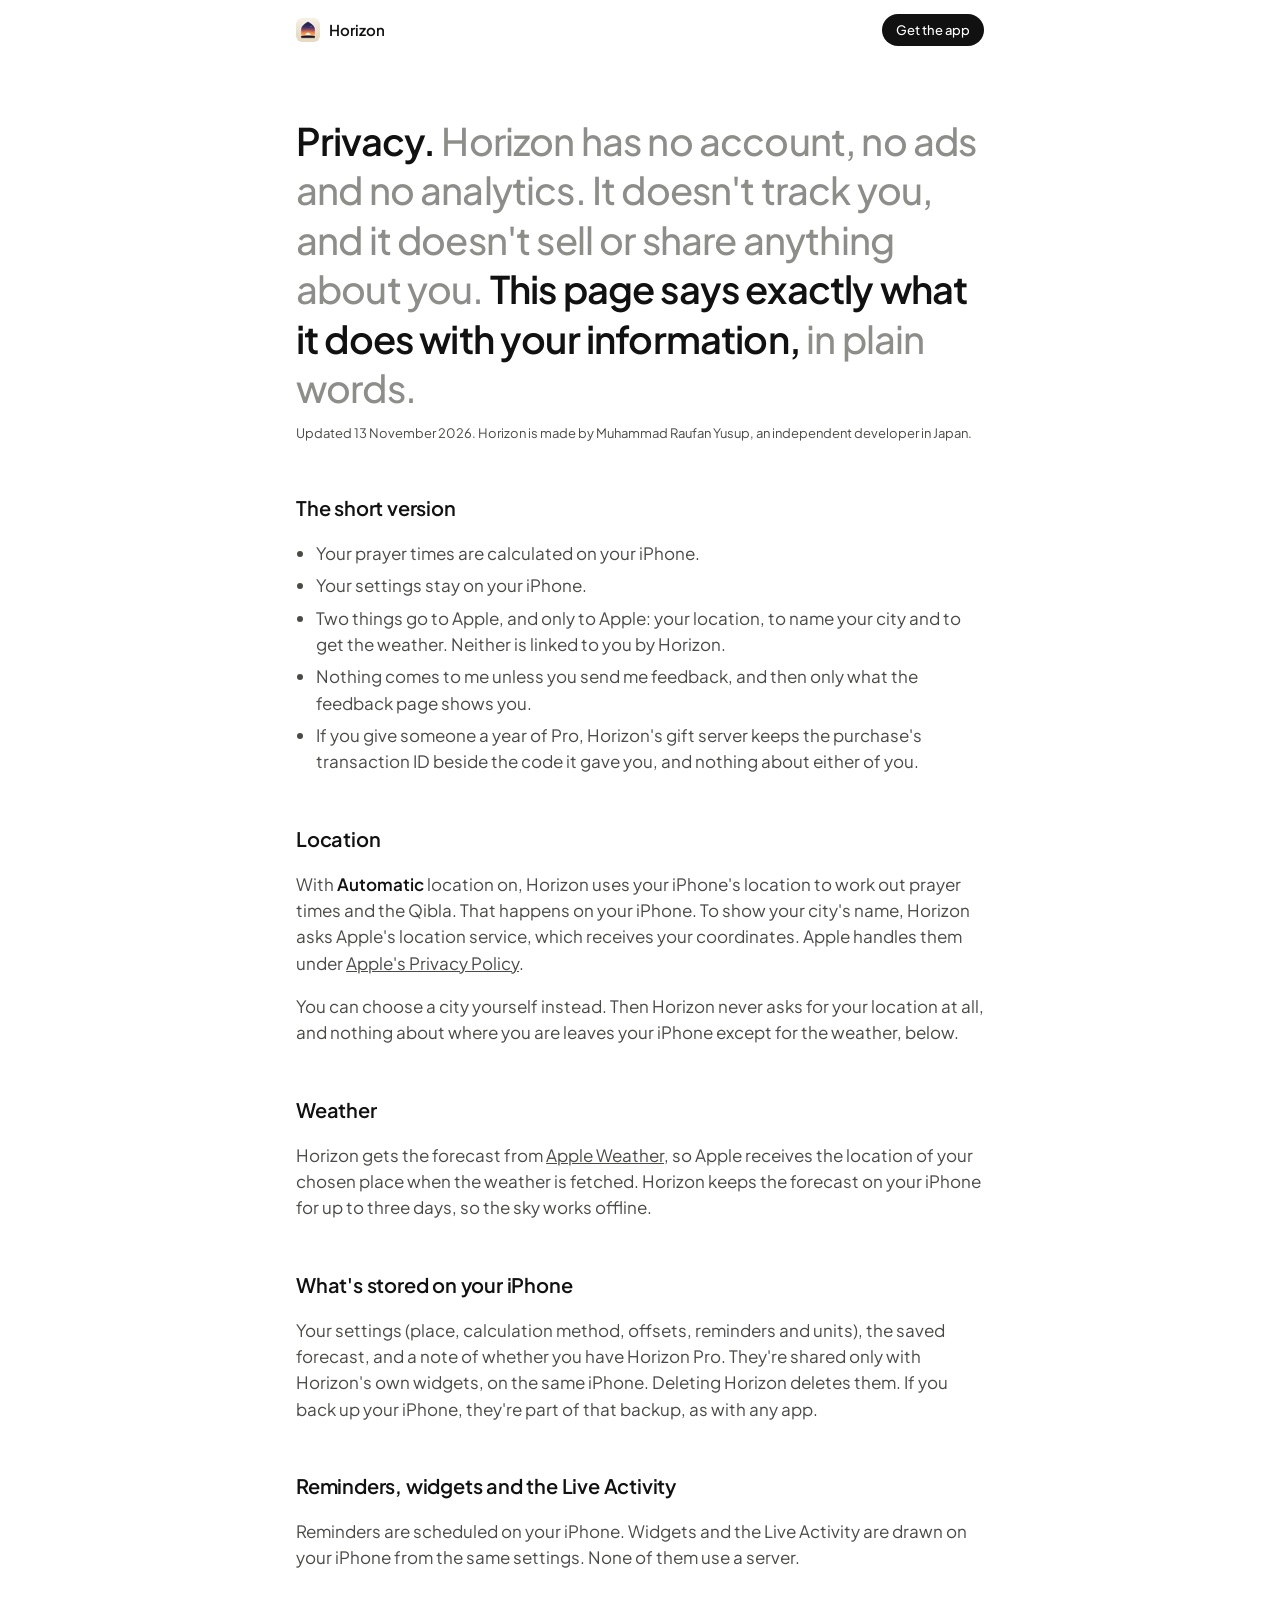
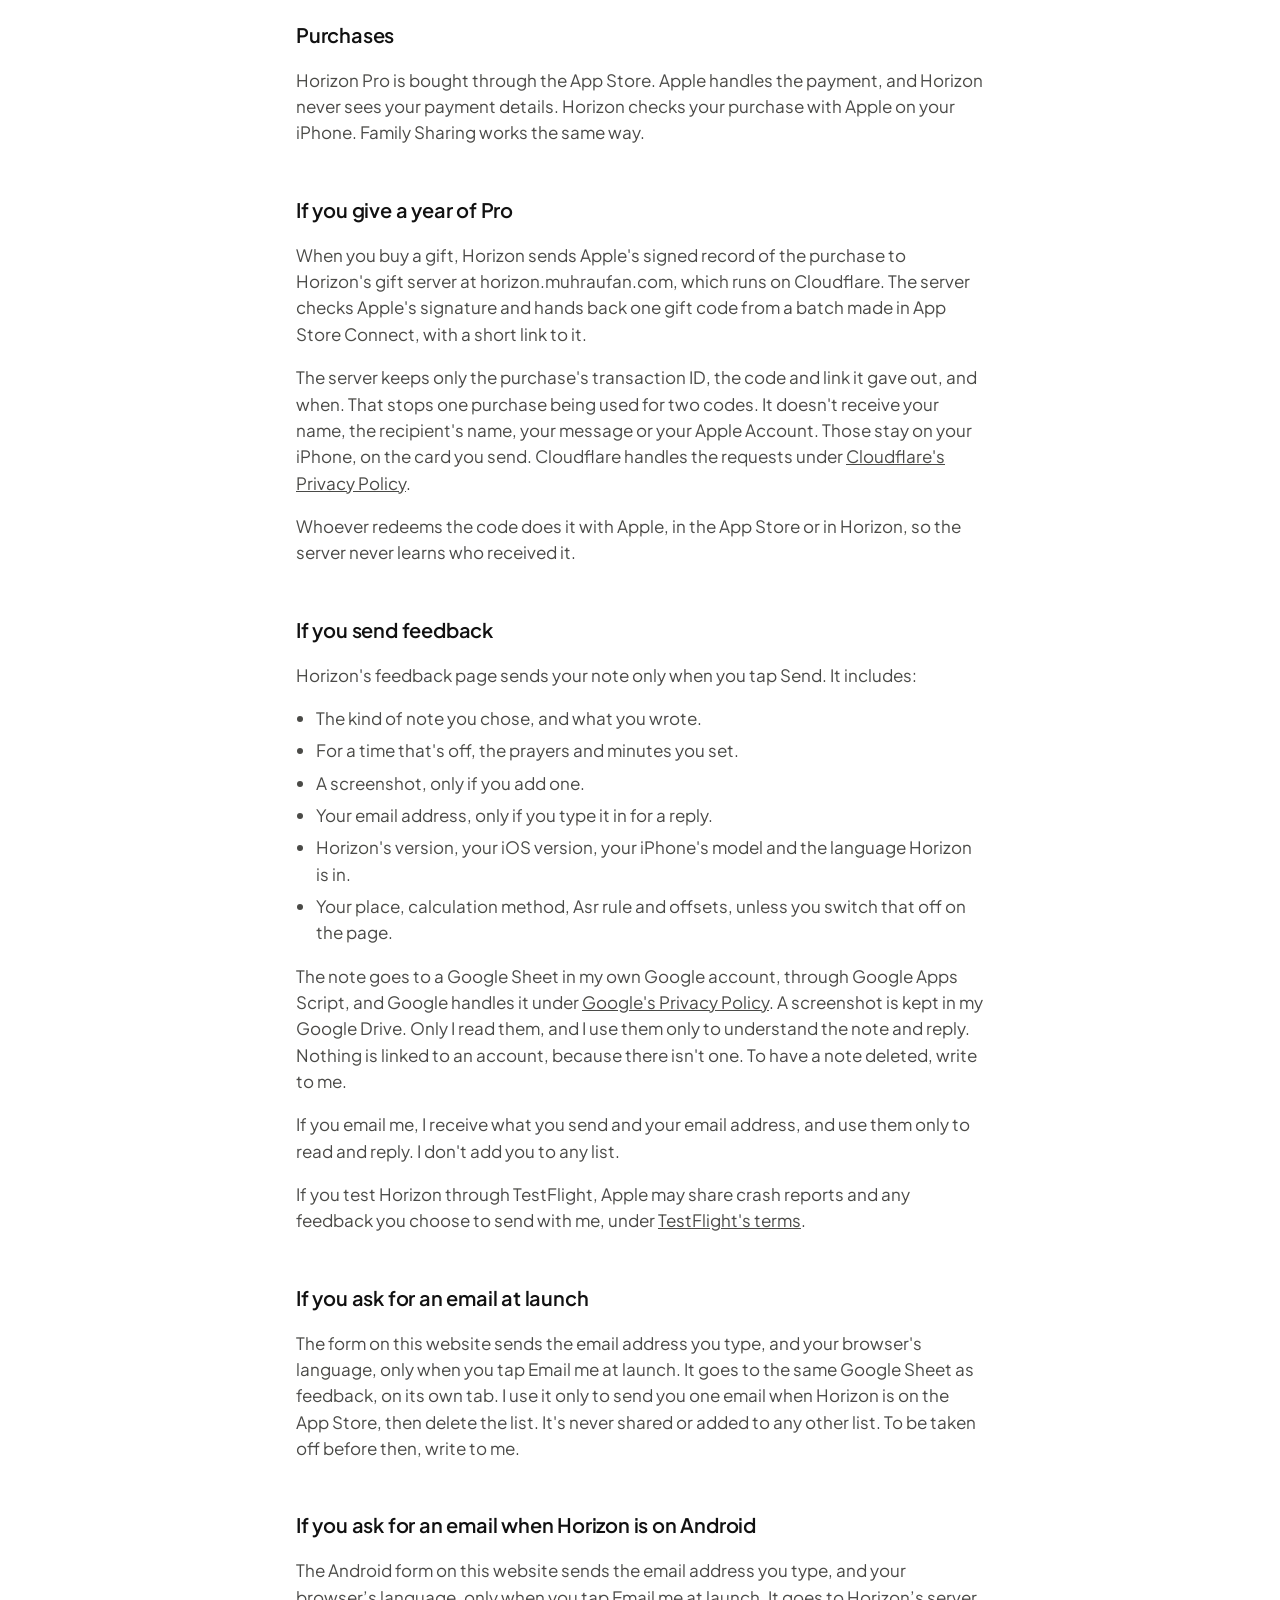
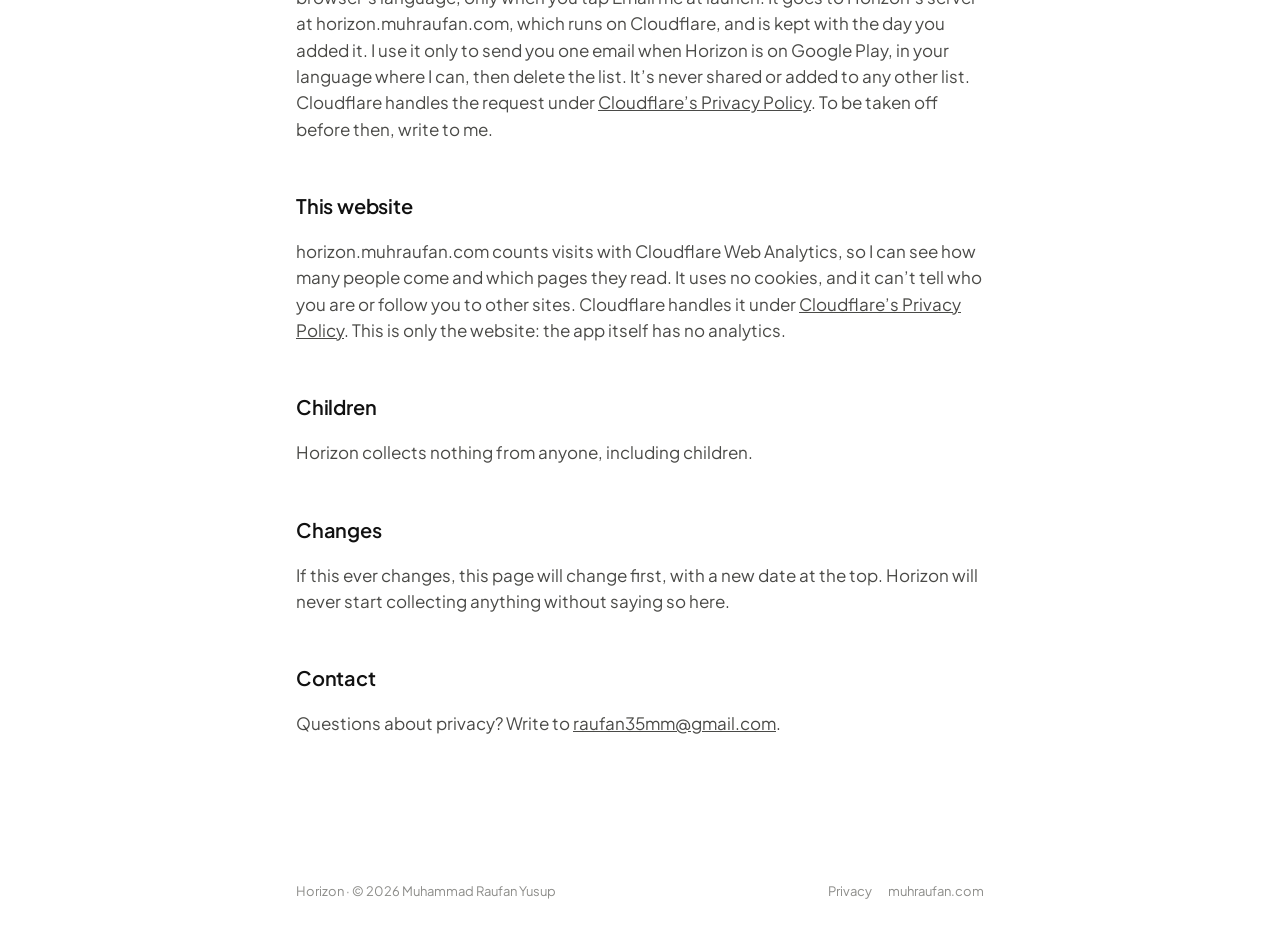
<file: privacy.html>
<!doctype html>
<html lang="en">
<head>
<meta charset="utf-8">
<meta name="viewport" content="width=device-width, initial-scale=1">
<title>Privacy · Horizon</title>
<meta name="description" content="What Horizon knows about you, and what it doesn't. No account, no ads, no tracking.">
<link rel="icon" href="assets/icon.png">
<link rel="preconnect" href="https://fonts.googleapis.com">
<link rel="preconnect" href="https://fonts.gstatic.com" crossorigin>
<link href="https://fonts.googleapis.com/css2?family=Plus+Jakarta+Sans:wght@300;400;500;600&display=swap" rel="stylesheet">
<link rel="stylesheet" href="style.css?v=8">
</head>
<body>
<header class="bar">
  <a class="brand" href="index.html"><img src="assets/icon.png" alt=""><span>Horizon</span></a>
  <a class="pill dark small" href="https://apps.apple.com/app/horizon-prayer-times-qibla/id6830726379">Get the app</a>
</header>

<main class="column prose">
  <p class="lede"><b>Privacy.</b> Horizon has no account, no ads and no analytics. It doesn't track you, and it doesn't sell or share anything about you. <b>This page says exactly what it does with your information,</b> in plain words.</p>
  <p class="fine">Updated 13 November 2026. Horizon is made by Muhammad Raufan Yusup, an independent developer in Japan.</p>

  <h2>The short version</h2>
  <ul>
    <li>Your prayer times are calculated on your iPhone.</li>
    <li>Your settings stay on your iPhone.</li>
    <li>Two things go to Apple, and only to Apple: your location, to name your city and to get the weather. Neither is linked to you by Horizon.</li>
    <li>Nothing comes to me unless you send me feedback, and then only what the feedback page shows you.</li>
    <li>If you give someone a year of Pro, Horizon's gift server keeps the purchase's transaction ID beside the code it gave you, and nothing about either of you.</li>
  </ul>

  <h2>Location</h2>
  <p>With <b>Automatic</b> location on, Horizon uses your iPhone's location to work out prayer times and the Qibla. That happens on your iPhone. To show your city's name, Horizon asks Apple's location service, which receives your coordinates. Apple handles them under <a href="https://www.apple.com/legal/privacy/">Apple's Privacy Policy</a>.</p>
  <p>You can choose a city yourself instead. Then Horizon never asks for your location at all, and nothing about where you are leaves your iPhone except for the weather, below.</p>

  <h2>Weather</h2>
  <p>Horizon gets the forecast from <a href="https://weatherkit.apple.com/legal-attribution.html">Apple Weather</a>, so Apple receives the location of your chosen place when the weather is fetched. Horizon keeps the forecast on your iPhone for up to three days, so the sky works offline.</p>

  <h2>What's stored on your iPhone</h2>
  <p>Your settings (place, calculation method, offsets, reminders and units), the saved forecast, and a note of whether you have Horizon Pro. They're shared only with Horizon's own widgets, on the same iPhone. Deleting Horizon deletes them. If you back up your iPhone, they're part of that backup, as with any app.</p>

  <h2>Reminders, widgets and the Live Activity</h2>
  <p>Reminders are scheduled on your iPhone. Widgets and the Live Activity are drawn on your iPhone from the same settings. None of them use a server.</p>

  <h2>Purchases</h2>
  <p>Horizon Pro is bought through the App Store. Apple handles the payment, and Horizon never sees your payment details. Horizon checks your purchase with Apple on your iPhone. Family Sharing works the same way.</p>

  <h2 id="gifts">If you give a year of Pro</h2>
  <p>When you buy a gift, Horizon sends Apple's signed record of the purchase to Horizon's gift server at horizon.muhraufan.com, which runs on Cloudflare. The server checks Apple's signature and hands back one gift code from a batch made in App Store Connect, with a short link to it.</p>
  <p>The server keeps only the purchase's transaction ID, the code and link it gave out, and when. That stops one purchase being used for two codes. It doesn't receive your name, the recipient's name, your message or your Apple Account. Those stay on your iPhone, on the card you send. Cloudflare handles the requests under <a href="https://www.cloudflare.com/privacypolicy/">Cloudflare's Privacy Policy</a>.</p>
  <p>Whoever redeems the code does it with Apple, in the App Store or in Horizon, so the server never learns who received it.</p>

  <h2>If you send feedback</h2>
  <p>Horizon's feedback page sends your note only when you tap Send. It includes:</p>
  <ul>
    <li>The kind of note you chose, and what you wrote.</li>
    <li>For a time that's off, the prayers and minutes you set.</li>
    <li>A screenshot, only if you add one.</li>
    <li>Your email address, only if you type it in for a reply.</li>
    <li>Horizon's version, your iOS version, your iPhone's model and the language Horizon is in.</li>
    <li>Your place, calculation method, Asr rule and offsets, unless you switch that off on the page.</li>
  </ul>
  <p>The note goes to a Google Sheet in my own Google account, through Google Apps Script, and Google handles it under <a href="https://policies.google.com/privacy">Google's Privacy Policy</a>. A screenshot is kept in my Google Drive. Only I read them, and I use them only to understand the note and reply. Nothing is linked to an account, because there isn't one. To have a note deleted, write to me.</p>
  <p>If you email me, I receive what you send and your email address, and use them only to read and reply. I don't add you to any list.</p>
  <p>If you test Horizon through TestFlight, Apple may share crash reports and any feedback you choose to send with me, under <a href="https://www.apple.com/legal/internet-services/itunes/testflight/sren/terms.html">TestFlight's terms</a>.</p>

  <h2 id="launch">If you ask for an email at launch</h2>
  <p>The form on this website sends the email address you type, and your browser's language, only when you tap Email me at launch. It goes to the same Google Sheet as feedback, on its own tab. I use it only to send you one email when Horizon is on the App Store, then delete the list. It's never shared or added to any other list. To be taken off before then, write to me.</p>

  <h2 id="android">If you ask for an email when Horizon is on Android</h2>
  <p>The Android form on this website sends the email address you type, and your browser&rsquo;s language, only when you tap Email me at launch. It goes to Horizon&rsquo;s server at horizon.muhraufan.com, which runs on Cloudflare, and is kept with the day you added it. I use it only to send you one email when Horizon is on Google Play, in your language where I can, then delete the list. It&rsquo;s never shared or added to any other list. Cloudflare handles the request under <a href="https://www.cloudflare.com/privacypolicy/">Cloudflare&rsquo;s Privacy Policy</a>. To be taken off before then, write to me.</p>

  <h2>This website</h2>
  <p>horizon.muhraufan.com counts visits with Cloudflare Web Analytics, so I can see how many people come and which pages they read. It uses no cookies, and it can’t tell who you are or follow you to other sites. Cloudflare handles it under <a href="https://www.cloudflare.com/privacypolicy/">Cloudflare’s Privacy Policy</a>. This is only the website: the app itself has no analytics.</p>

  <h2>Children</h2>
  <p>Horizon collects nothing from anyone, including children.</p>

  <h2>Changes</h2>
  <p>If this ever changes, this page will change first, with a new date at the top. Horizon will never start collecting anything without saying so here.</p>

  <h2>Contact</h2>
  <p>Questions about privacy? Write to <a href="mailto:raufan35mm@gmail.com">raufan35mm@gmail.com</a>.</p>
</main>

<footer class="column foot">
  <span>Horizon · © 2026 Muhammad Raufan Yusup</span>
  <span class="links"><a href="privacy.html">Privacy</a><a href="https://muhraufan.com">muhraufan.com</a></span>
</footer>
<!-- Cloudflare Web Analytics: counts visits, with no cookies. The app itself has no analytics. -->
<script defer src='https://static.cloudflareinsights.com/beacon.min.js' data-cf-beacon='{"token": "9be67d84eddb4118a91da11cb8d11620"}'></script>
</body>
</html>
</file>
<file: style.css>
/* Horizon's site, in the same layout as Raufan's other product pages: large sentences in a 640 px
   column, key phrases in ink and the rest in grey, and a wide grid of cards and icons under them. */
:root {
  --ink: #111111;
  --grey: #8d8d8a;
  --line: rgba(0, 0, 0, 0.08);
  --soft: #f3f2ef;
  --page: #ffffff;
  --accent: #e07a1f;
  --column: 720px;
  --wide: 840px;
  --grid: 1100px;
}
:root:not([data-theme="light"]) { color-scheme: light; }

* { box-sizing: border-box; }
html { -webkit-text-size-adjust: 100%; }
body {
  margin: 0;
  background: var(--page);
  color: var(--ink);
  font-family: "Plus Jakarta Sans", -apple-system, system-ui, sans-serif;
  font-size: 17px;
  line-height: 1.55;
  -webkit-font-smoothing: antialiased;
}
a { color: inherit; }
img { display: block; }

/* Header */
/* The bar's glass spans the window; its contents keep to the column. */
.bar {
  position: sticky; top: 0; z-index: 10;
  display: flex; align-items: center; justify-content: space-between;
  padding: 14px max(16px, calc((100% - var(--column)) / 2 + 16px));
  background: rgba(255, 255, 255, 0.82);
  backdrop-filter: saturate(1.6) blur(14px); -webkit-backdrop-filter: saturate(1.6) blur(14px);
}
.brand { display: flex; align-items: center; gap: 9px; text-decoration: none; font-weight: 600; font-size: 15px; }
.brand img { width: 24px; height: 24px; border-radius: 6px; }

/* Buttons */
.pill {
  display: inline-flex; align-items: center; justify-content: center;
  height: 40px; padding: 0 18px; border-radius: 20px;
  font-size: 15px; font-weight: 500; text-decoration: none; border: 0; cursor: pointer;
  font-family: inherit;
}
.pill.dark { background: var(--ink); color: #fff; }
.pill.light { background: var(--soft); color: var(--ink); }
/* Not open yet: shown, but quiet and not pressable. */
.pill.off { opacity: 0.38; cursor: default; }
.pill.small { height: 32px; padding: 0 14px; font-size: 13px; border-radius: 16px; }
.actions { display: flex; gap: 10px; flex-wrap: wrap; align-items: center; margin-top: 30px; }

/* Column and type */
.column { max-width: var(--column); margin: 0 auto; padding: 0 16px; }
.wide { max-width: var(--wide); margin: 0 auto; padding: 0 16px; }
.grid-wide { max-width: var(--grid); margin: 0 auto; padding: 0 16px; }
.sub { font-size: 20px; line-height: 1.4; font-weight: 500; letter-spacing: -0.01em; color: var(--grey); margin: 18px 0 0; }
.hero { padding-top: 56px; }
.hero .icon { width: 64px; height: 64px; border-radius: 15px; box-shadow: 0 10px 30px -12px rgba(60, 30, 10, 0.45); margin-bottom: 28px; }
.lede {
  font-size: 33px; line-height: 1.3; font-weight: 500; letter-spacing: -0.022em;
  color: var(--grey); margin: 0;
}
.lede b { color: var(--ink); font-weight: 600; }
.lede + .lede { margin-top: 22px; }
.fine { font-size: 13px; color: var(--grey); margin: 12px 0 0; line-height: 1.5; }
.body { color: var(--grey); margin: 0; }
.body b { color: var(--ink); font-weight: 600; }
section, section.column, section.grid-wide { margin-top: 112px; }
section .lede { margin-bottom: 40px; }

/* The demo */
.demo {
  position: relative; overflow: hidden;
  border-radius: 24px; margin-top: 64px;
  height: 560px;
  box-shadow: 0 0 0 1px rgba(0, 0, 0, 0.06), 0 30px 60px -28px rgba(20, 20, 60, 0.55);
  user-select: none; -webkit-user-select: none; touch-action: none;
  transition: color 0.4s ease;
}
.demo canvas { position: absolute; inset: 0; width: 100%; height: 100%; }
.demo .readout { position: absolute; left: 28px; top: 26px; right: 28px; pointer-events: none; }
.demo .place { font-size: 14px; font-weight: 500; }
.demo .hijri { font-size: 14px; opacity: 0.72; }
.demo .clock { font-size: 92px; font-weight: 300; letter-spacing: -0.02em; line-height: 1; margin-top: 18px; font-variant-numeric: proportional-nums; }
.demo .period { font-size: 24px; font-weight: 500; margin-top: 6px; }
.demo .next { position: absolute; left: 28px; right: 28px; bottom: 182px; display: flex; justify-content: space-between; font-size: 24px; font-weight: 500; pointer-events: none; }
.demo .next .dot { display: inline-block; width: 6px; height: 6px; border-radius: 3px; background: var(--accent); margin-right: 10px; vertical-align: middle; position: relative; top: -3px; }
.demo .left { opacity: 0.8; }
.try { margin-top: 18px; }

/* Stories: soft tiles, each a picture on a quiet stage, then a bold first sentence and the rest in grey. */
.stories { display: grid; gap: 20px; }
.tile { background: var(--soft); border-radius: 30px; padding: 20px 20px 28px; display: grid; gap: 24px; align-content: start; }
.tile .body { padding: 0 6px; }
.stage {
  background: #e9e8e4; border-radius: 20px; height: 420px;
  display: grid; place-items: center; padding: 36px 24px; overflow: hidden;
}
.stage > * { width: 100%; max-width: 380px; }
.card {
  border-radius: 22px; overflow: hidden; position: relative;
  box-shadow: 0 0 0 1px rgba(0, 0, 0, 0.05), 0 20px 44px -26px rgba(20, 20, 60, 0.45);
}

/* Story pictures */
.seasons { display: grid; grid-template-columns: 1fr 1fr; gap: 12px; }
.season { border-radius: 18px; padding: 16px 16px 14px; color: #fbfaf6; min-height: 190px; display: flex; flex-direction: column; justify-content: space-between; box-shadow: 0 0 0 1px rgba(0,0,0,0.05); }
.season .month { font-size: 13px; font-weight: 500; opacity: 0.8; }
.season .isha { font-size: 34px; font-weight: 300; letter-spacing: -0.02em; line-height: 1.05; }
.season .isha small { display: block; font-size: 13px; font-weight: 500; letter-spacing: 0; opacity: 0.8; margin-bottom: 2px; }
.season svg { width: 100%; height: 56px; }
.dec { background: linear-gradient(#141a3d, #3a3f72 60%, #8a6a86); }
.jun { background: linear-gradient(#2b2a4c, #a2483f 62%, #f0803c); }

.rain { height: 300px; background: linear-gradient(#3f4a55, #5b6771 55%, #7f8b93); color: #fbfaf6; padding: 22px 24px; }
.rain .line { position: absolute; left: 24px; bottom: 22px; font-size: 15px; font-weight: 500; }
.rain .rainbar { display: flex; gap: 3px; align-items: flex-end; height: 14px; margin-top: 6px; }
.rain .rainbar span { display: block; width: 4px; border-radius: 2px; background: rgba(251, 250, 246, 0.7); }
.rain .drop { position: absolute; border-radius: 50%; background: radial-gradient(circle at 35% 30%, rgba(255,255,255,0.55), rgba(255,255,255,0.08) 60%, rgba(255,255,255,0.18)); box-shadow: inset 0 -1px 2px rgba(255,255,255,0.25), 0 1px 2px rgba(0,0,0,0.15); }
.rain .run { position: absolute; width: 2px; border-radius: 1px; background: linear-gradient(rgba(255,255,255,0), rgba(255,255,255,0.22)); }

.hold { background: linear-gradient(#93acb8, #d9b98a 60%, #efa95a); padding: 22px 22px; color: #10141c; }
.hold .row { display: flex; align-items: center; height: 40px; font-size: 16px; padding: 0 12px; border-radius: 20px; }
.hold .row span:nth-child(3) { margin-left: auto; font-variant-numeric: tabular-nums; }
.hold .row span:nth-child(4) { width: 104px; text-align: right; font-size: 13px; opacity: 0.75; }
.hold .row.passed { opacity: 0.55; }
.hold .row.on { background: rgba(255, 255, 255, 0.55); box-shadow: 0 1px 2px rgba(0,0,0,0.08), inset 0 0 0 0.5px rgba(255,255,255,0.8); font-weight: 600; }
.hold .row .dot { width: 6px; height: 6px; border-radius: 3px; margin-right: 8px; background: transparent; flex: none; }
.hold .row.next .dot { background: var(--accent); }

.sheet-pic { background: linear-gradient(#a9c6de, #e6dec8 60%, #f5dfa8); padding: 120px 18px 18px; }
.sheet {
  border-radius: 30px; padding: 22px 22px 18px; text-align: center;
  background: rgba(255, 255, 255, 0.62); backdrop-filter: blur(18px); -webkit-backdrop-filter: blur(18px);
  box-shadow: 0 0 0 0.5px rgba(255,255,255,0.9) inset, 0 16px 40px -20px rgba(0,0,0,0.3);
}
.sheet .eyebrow { font-size: 13px; opacity: 0.7; }
.sheet .title { font-size: 21px; font-weight: 500; letter-spacing: -0.01em; line-height: 1.25; margin: 6px 0 16px; }
.sheet .btn { height: 48px; border-radius: 24px; background: #10141c; color: #fff; display: flex; align-items: center; justify-content: center; font-weight: 500; font-size: 15px; }
.sheet .note { font-size: 13px; opacity: 0.7; margin-top: 12px; }

.lock { background: linear-gradient(#1c2247, #0e1430 40%, #070a17); color: #fbfaf6; padding: 26px 18px 18px; text-align: center; }
.lock .date { font-size: 15px; font-weight: 500; opacity: 0.85; }
.lock .inline { font-size: 13px; opacity: 0.8; margin-top: 2px; }
.lock .big { font-size: 78px; font-weight: 300; letter-spacing: -0.02em; line-height: 1.05; }
.lock .activity { margin-top: 26px; border-radius: 22px; overflow: hidden; text-align: left; padding: 14px 18px 16px; color: #fbfaf6; background: linear-gradient(#2b2a4c, #a2483f 70%, #f0803c); }
.lock .activity .top { display: flex; justify-content: space-between; align-items: baseline; }
.lock .activity .name { font-size: 15px; font-weight: 500; }
.lock .activity .name i { display: inline-block; width: 6px; height: 6px; border-radius: 3px; background: var(--accent); margin-right: 7px; position: relative; top: -2px; }
.lock .activity .time { font-size: 40px; font-weight: 300; letter-spacing: -0.02em; line-height: 1.05; }
.lock .activity .left { font-size: 15px; font-weight: 500; text-align: right; }
.lock .activity .left small { display: block; font-size: 12px; font-weight: 400; opacity: 0.8; }
.lock .activity .glass { height: 4px; border-radius: 2px; background: rgba(251, 250, 246, 0.22); margin-top: 12px; }
.lock .activity .glass b { display: block; height: 100%; width: 62%; border-radius: 2px; background: var(--accent); }

/* Numbers */
.numbers { display: grid; gap: 16px; }
#private .note { max-width: calc(var(--column) - 32px); margin: 40px auto 0; }
.number { background: var(--soft); border-radius: 26px; padding: 28px 28px 30px; }
.number .big { font-size: 64px; font-weight: 300; letter-spacing: -0.03em; line-height: 1; }
.number .what { margin-top: 6px; color: var(--grey); }
.number .what b { color: var(--ink); font-weight: 600; }

/* Maker: a small round portrait sits in the sentence, as on RoboDust. */
.avatar { display: inline-block; vertical-align: -6px; }
.avatar img { border-radius: 50%; outline: 1px solid rgba(0, 0, 0, 0.1); outline-offset: -1px; }
@media (min-width: 1100px) { .avatar img { width: 38px; height: 38px; } }
.maker { display: flex; gap: 0; align-items: baseline; flex-wrap: wrap; }

/* FAQ */
.faq details { border-top: 1px solid var(--line); padding: 16px 0; }
.faq details:last-child { border-bottom: 1px solid var(--line); }
.faq summary { list-style: none; cursor: pointer; font-weight: 600; display: flex; justify-content: space-between; gap: 12px; }
.faq summary::-webkit-details-marker { display: none; }
.faq summary::after { content: "+"; color: var(--grey); font-weight: 400; transition: transform 0.25s ease; }
.faq details[open] summary::after { transform: rotate(45deg); }
.faq details p { color: var(--grey); margin: 10px 0 2px; }

/* Ending */
.ending, section.ending { margin-top: 128px; }
.foot, footer.foot { display: flex; justify-content: space-between; gap: 12px; flex-wrap: wrap; font-size: 13px; color: var(--grey); padding-top: 48px; padding-bottom: 48px; margin: 96px auto 0; }
.foot .links { display: flex; gap: 16px; }
.foot a { text-decoration: none; }

/* Privacy page */
.prose { padding-top: 56px; }
.prose h2 { font-size: 20px; font-weight: 600; letter-spacing: -0.01em; margin: 48px 0 10px; }
.prose p, .prose li { color: #4a4a47; }
.prose b { color: var(--ink); font-weight: 600; }
.prose ul { padding-left: 20px; }
.prose li { margin: 6px 0; }
.prose .lede { color: var(--grey); }

@media (min-width: 860px) {
  .stories { grid-template-columns: 1fr 1fr; gap: 24px; }
  /* The fifth tile takes the whole row: its picture beside its words. */
  .tile:last-child { grid-column: 1 / -1; grid-template-columns: 1fr 1fr; align-items: center; gap: 40px; }
  .tile:last-child .body { padding: 0 24px 0 0; }
}
@media (min-width: 720px) {
  .numbers { grid-template-columns: repeat(3, 1fr); gap: 24px; }
  .demo { height: 600px; }
}
@media (max-width: 480px) {
  .lede { font-size: 27px; }
  .sub { font-size: 18px; }
  .tile { padding: 12px 12px 22px; border-radius: 26px; }
  .stage { height: auto; min-height: 320px; padding: 24px 14px; }
  .demo { height: 540px; margin-left: -4px; margin-right: -4px; }
  .demo .clock { font-size: 76px; }
  .demo .next { font-size: 20px; }
  .number .big { font-size: 48px; }
}
@media (prefers-reduced-motion: reduce) {
  * { transition: none !important; }
}

/* Anchors land below the sticky header. */
[id] { scroll-margin-top: 72px; }

/* Icon grid, as on RoboDust: a soft tile with a line icon, then a title and a sentence. */
.grid3 { display: grid; grid-template-columns: 1fr; gap: 30px; padding: 0; }
.grid3 .item h3 { margin: 0 0 4px; font-size: 17px; font-weight: 600; letter-spacing: -0.01em; }
.grid3 .item p { margin: 0; color: var(--grey); }
.grid3 .icon { display: grid; place-items: center; width: 44px; height: 44px; border-radius: 12px; background: #f4f4f2; margin-bottom: 14px; }
.grid3 .icon svg { width: 22px; height: 22px; fill: none; stroke: var(--ink); stroke-width: 1.6; stroke-linecap: round; stroke-linejoin: round; }
/* Over a grid, the big sentence keeps to the header's column, and the grid runs wider, as on RoboDust. */
.grid-wide > .lede { max-width: calc(var(--column) - 32px); margin: 0 auto 56px; }
@media (min-width: 720px) { .grid3 { grid-template-columns: repeat(3, 1fr); gap: 44px 40px; } }

/* Ready for Ramadan and Coming next: eight items each, in the app's accent. Coming next matches the app's
   Coming to Horizon page. Eight fill two rows of four, or four rows of two, never leaving a gap. */
.roadmap .icon { color: var(--accent); }
.roadmap .icon svg { fill: currentColor; stroke: none; }
.roadmap .icon svg.line { fill: none; stroke: currentColor; stroke-width: 1.5; }
@media (min-width: 720px) { .grid3.roadmap { grid-template-columns: repeat(2, 1fr); } }
@media (min-width: 1100px) {
  .grid3.roadmap { grid-template-columns: repeat(4, 1fr); gap: 44px 28px; }
}

/* Large screens: bigger sentences and a taller sky. */
@media (min-width: 1100px) {
  .lede { font-size: 38px; }
  .demo { height: 640px; }
}

/* Apple's App Store badge, unaltered, at the pills' 40px. Buttons beside it take its 8px corners. */
.store { display: inline-flex; border-radius: 8px; transition: transform 0.15s ease; }
.store img { display: block; height: 40px; width: auto; }
.store:active { transform: scale(0.97); }
.actions:has(.store) .pill { border-radius: 8px; }
.hidden { position: absolute; width: 1px; height: 1px; overflow: hidden; clip: rect(0 0 0 0); white-space: nowrap; }
.aside { font-size: 15px; margin: 16px 0 0; }
.aside a { color: var(--ink); text-decoration: none; font-weight: 500; }
.aside a span { display: inline-block; transition: transform 0.15s ease; }
@media (hover: hover) and (pointer: fine) { .aside a:hover span { transform: translateX(2px); } }
/* In-page links glide to their section; Reduce Motion jumps instead. */
@media (prefers-reduced-motion: no-preference) { html { scroll-behavior: smooth; } }

/* The Android waitlist: a quiet second way in, under the App Store badge. */
.launch { margin-top: 40px; padding-top: 28px; border-top: 1px solid var(--line); }
.launch .field { display: flex; gap: 10px; flex-wrap: wrap; margin-top: 16px; }
.launch .field[hidden] { display: none; }
.launch input[type=email] { flex: 1 1 220px; min-width: 0; height: 44px; padding: 0 16px; border-radius: 22px; border: 1px solid var(--line);
  background: #fff; font: inherit; font-size: 16px; color: var(--ink); outline: none; transition: border-color 0.15s ease, box-shadow 0.15s ease; }
.launch input[type=email]:focus { border-color: var(--accent); box-shadow: 0 0 0 3px rgba(224, 122, 31, 0.18); }
.launch button { height: 44px; border-radius: 22px; padding: 0 20px; }
.launch button:disabled { opacity: 0.6; cursor: default; }
.launch[data-state=error] .fine { color: #b3261e; }
.launch[data-state=done] .fine { color: var(--ink); margin-top: 16px; }
</file>
